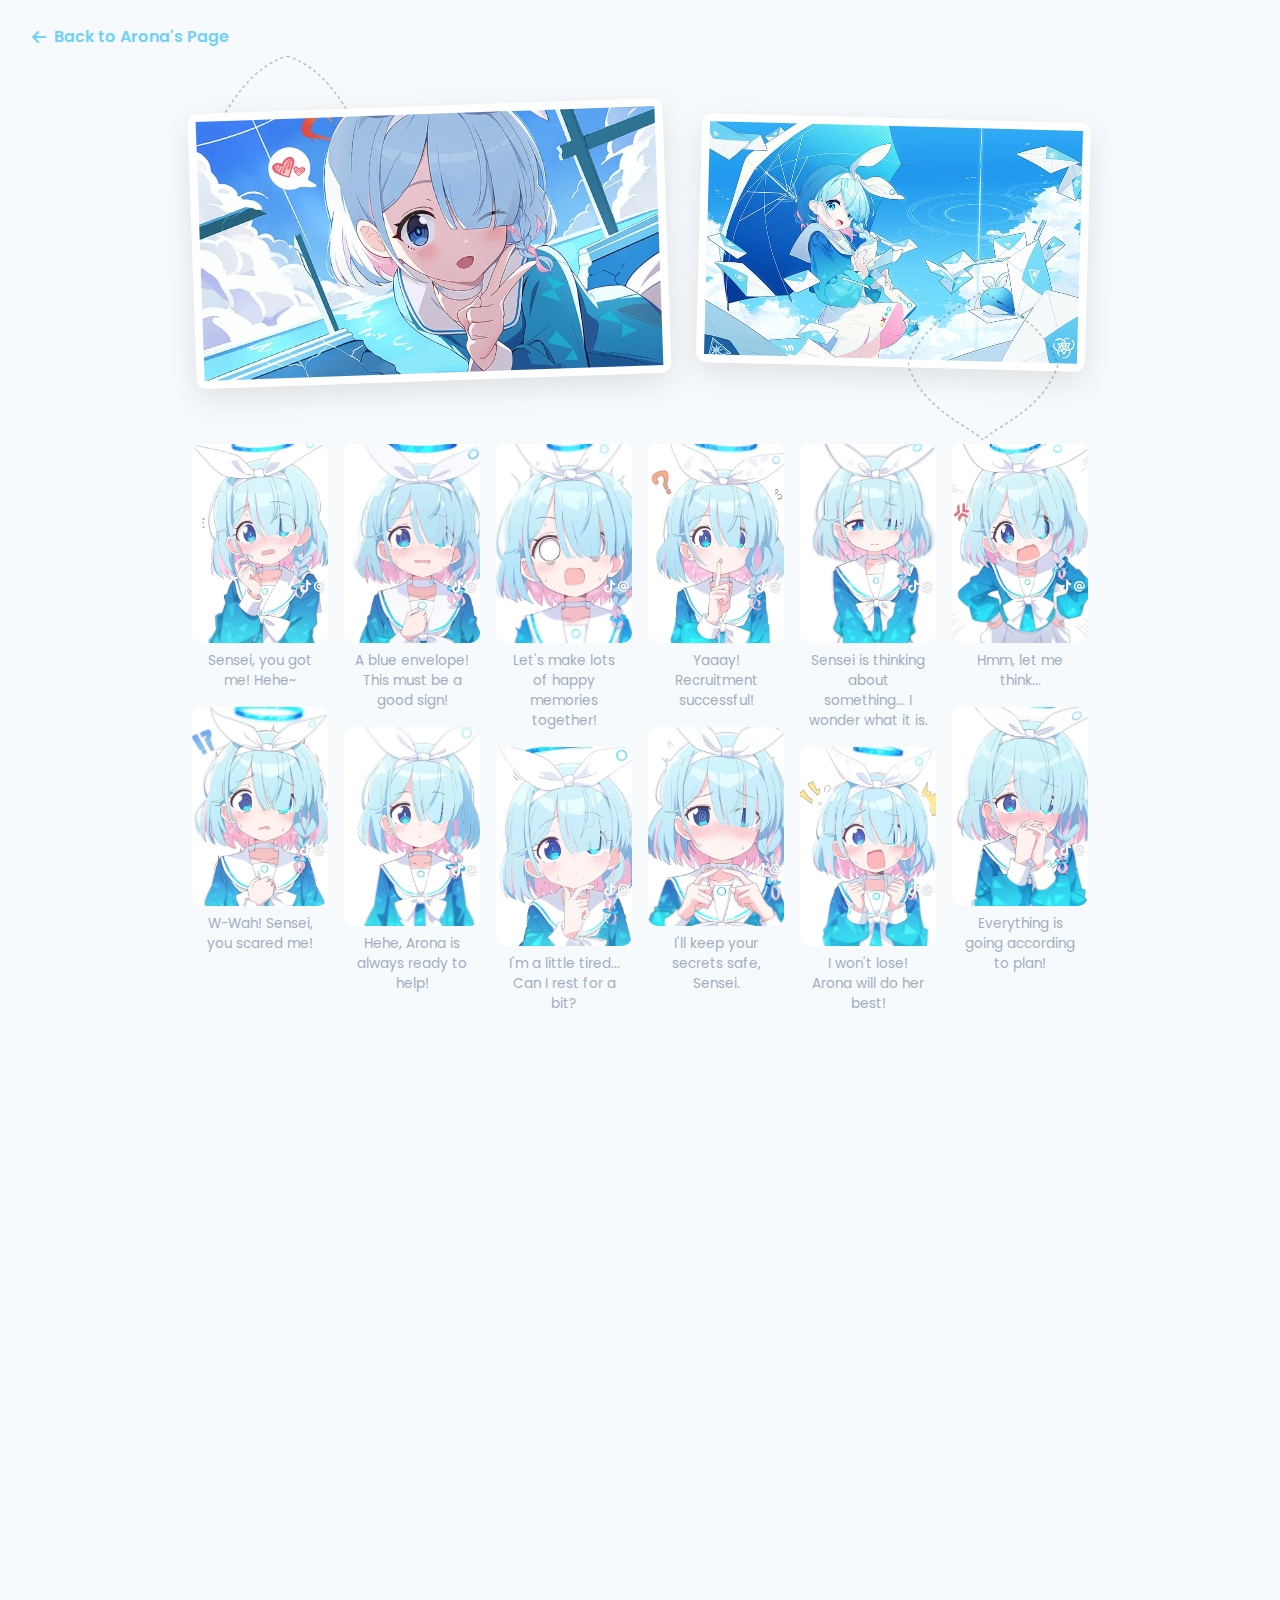
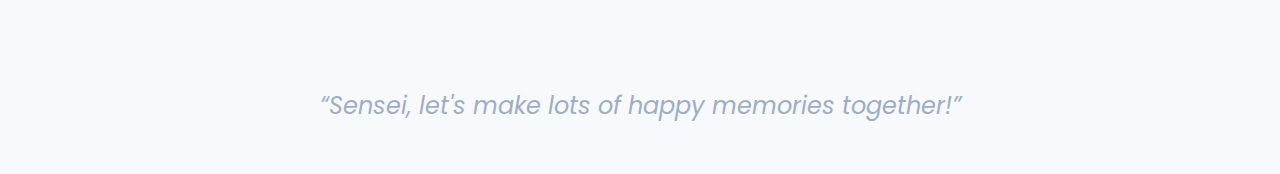
<file: arona-gallery.html>
<!DOCTYPE html>
<html lang="vi">
<head>
    <meta charset="UTF-8">
    <meta name="viewport" content="width=device-width, initial-scale=1.0">
    <title>Arona's Gallery</title>

    <!-- Google Fonts và Font Awesome (Có thể dùng chung với các trang khác) -->
    <link rel="preconnect" href="https://fonts.googleapis.com">
    <link rel="preconnect" href="https://fonts.gstatic.com" crossorigin>
    <link href="https://fonts.googleapis.com/css2?family=Poppins:wght@400;600;700&display=swap" rel="stylesheet">
    <link rel="stylesheet" href="https://cdnjs.cloudflare.com/ajax/libs/font-awesome/6.5.1/css/all.min.css">

    <!-- Dùng chung file style.css của Mahiru vì layout giống nhau -->
    <link rel="stylesheet" href="assets/css/style.css">
    <!-- Thêm file arona-style.css để có thể tùy chỉnh màu sắc nếu muốn -->
    <link rel="stylesheet" href="assets/css/arona-gallery.css"> 
</head>
<body>
    <div class="gallery-nav">
        <a href="arona.html" class="home-link">
            <i class="fas fa-arrow-left"></i> Back to Arona's Page
        </a>
    </div>

    <!-- Section Giới thiệu và Gallery -->
    <section id="character-sheet-section">
        <div class="main-content-area">
            <!-- Phần Giới thiệu kiểu Scrapbook -->
            <div class="scrapbook-container">
                <span class="deco-swirl deco-swirl-top"></span>
                <span class="deco-label deco-label-visual">Visuals</span>

                <div class="scrapbook-card profile-card">
                    <!-- THAY ẢNH CỦA ARONA VÀO ĐÂY -->
                    <img src="assets/images/arona/Arona7.jpg" alt="Arona profile sheet">
                </div>

                <div class="scrapbook-card reference-card">
                    <!-- THAY ẢNH CỦA ARONA VÀO ĐÂY -->
                    <img src="assets/images/arona/Arona5.jpg" alt="Arona outfit reference">
                </div>

                <span class="deco-swirl deco-swirl-bottom"></span>
            </div>

            <!-- Lưới ảnh Gallery -->
            <div class="gallery-grid">
                <!-- JavaScript sẽ tự động chèn các ảnh của Arona vào đây -->
            </div>
        </div>
    </section>

    <!-- Footer có thể tùy chỉnh cho Arona -->
    <footer>
        <p>“Sensei, let's make lots of happy memories together!”</p>
    </footer>

    <!-- Script riêng cho gallery của Arona -->
     <script src="assets/js/arona-data.js"></script> <!-- TẢI DATA TRƯỚC -->
    <script src="assets/js/arona-gallery.js"></script>
</body>
</html>
</file>
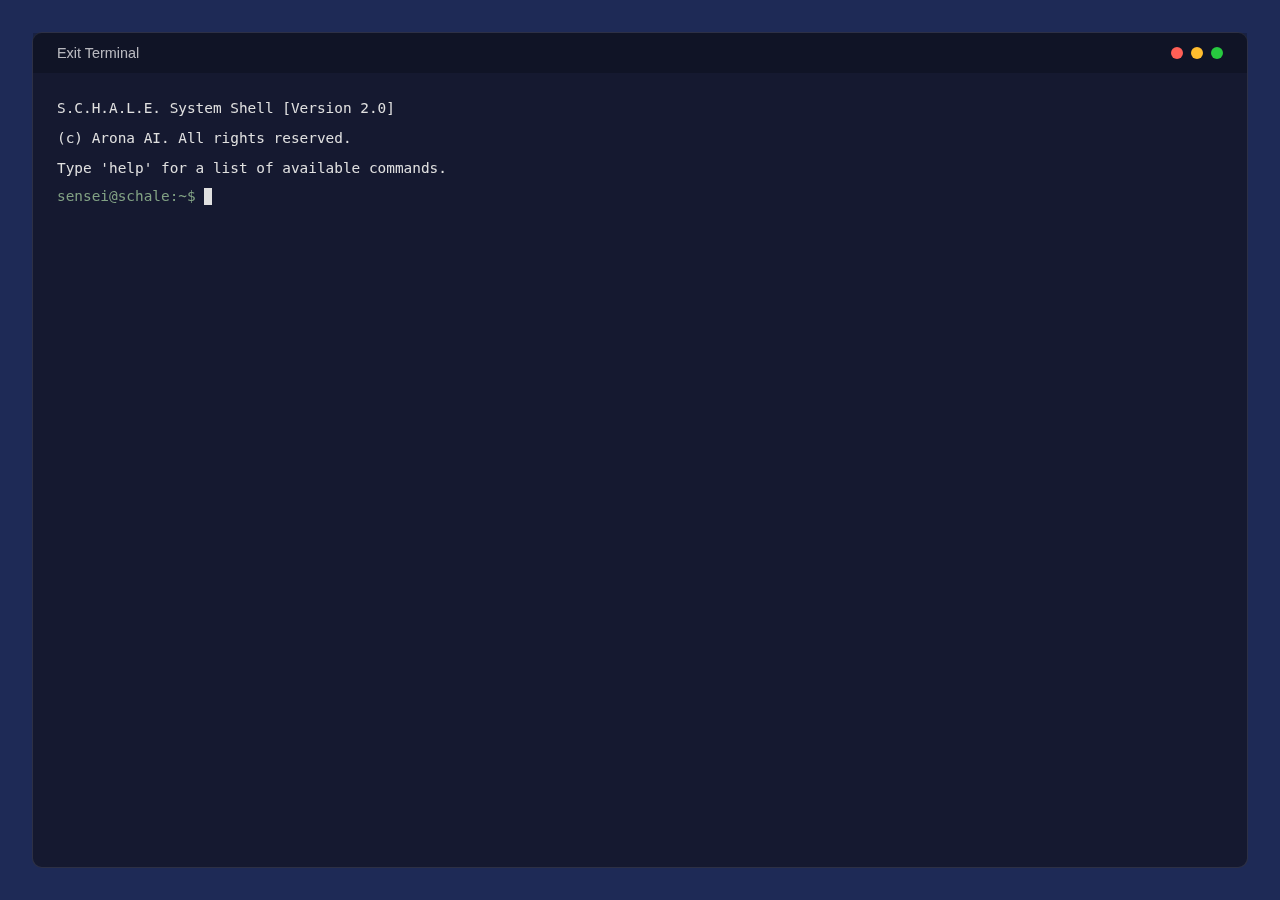
<file: arona-terminal.html>
<!DOCTYPE html>
<html lang="vi">
<head>
    <meta charset="UTF-8">
    <meta name="viewport" content="width=device-width, initial-scale=1.0">
    <title>Arona's Terminal</title>
    <!-- ... (Link đến Google Fonts và Font Awesome) ... -->
    <link rel="stylesheet" href="https://cdnjs.cloudflare.com/ajax/libs/font-awesome/6.5.1/css/all.min.css">
    <!-- Dùng chung file CSS với trang Story -->
    <link rel="stylesheet" href="assets/css/arona-subpage.css">
</head>
<body class="terminal-body-bg"> <!-- Thêm class để đổi màu nền -->

    <div id="terminal-container" class="fullscreen-terminal">
        <div class="terminal-window">
            <div class="terminal-header">
                <a href="arona.html" class="back-link-terminal">Exit Terminal</a>
                <div class="dots-group">
                    <div class="dot red"></div>
                    <div class="dot yellow"></div>
                    <div class="dot green"></div>
                </div>
            </div>
            <div class="terminal-body" id="terminal-body">
                <div id="terminal-output">
                    <p>S.C.H.A.L.E. System Shell [Version 2.0]</p>
                    <p>(c) Arona AI. All rights reserved.</p>
                    <p>Type 'help' for a list of available commands.</p>
                </div>
                <div class="input-line">
                    <span class="prompt">sensei@schale:~$</span>
                    <span id="text-input" class="text-input"></span><span id="autocomplete-suggestion" class="autocomplete-suggestion"></span><span class="cursor"></span>
                </div>
            </div>
        </div>
    </div>
    
    <input type="text" id="hidden-input" style="position: absolute; left: -9999px;">
    <!-- Script riêng cho terminal -->
    <script src="assets/js/arona-terminal.js"></script>
</body>
</html>
</file>
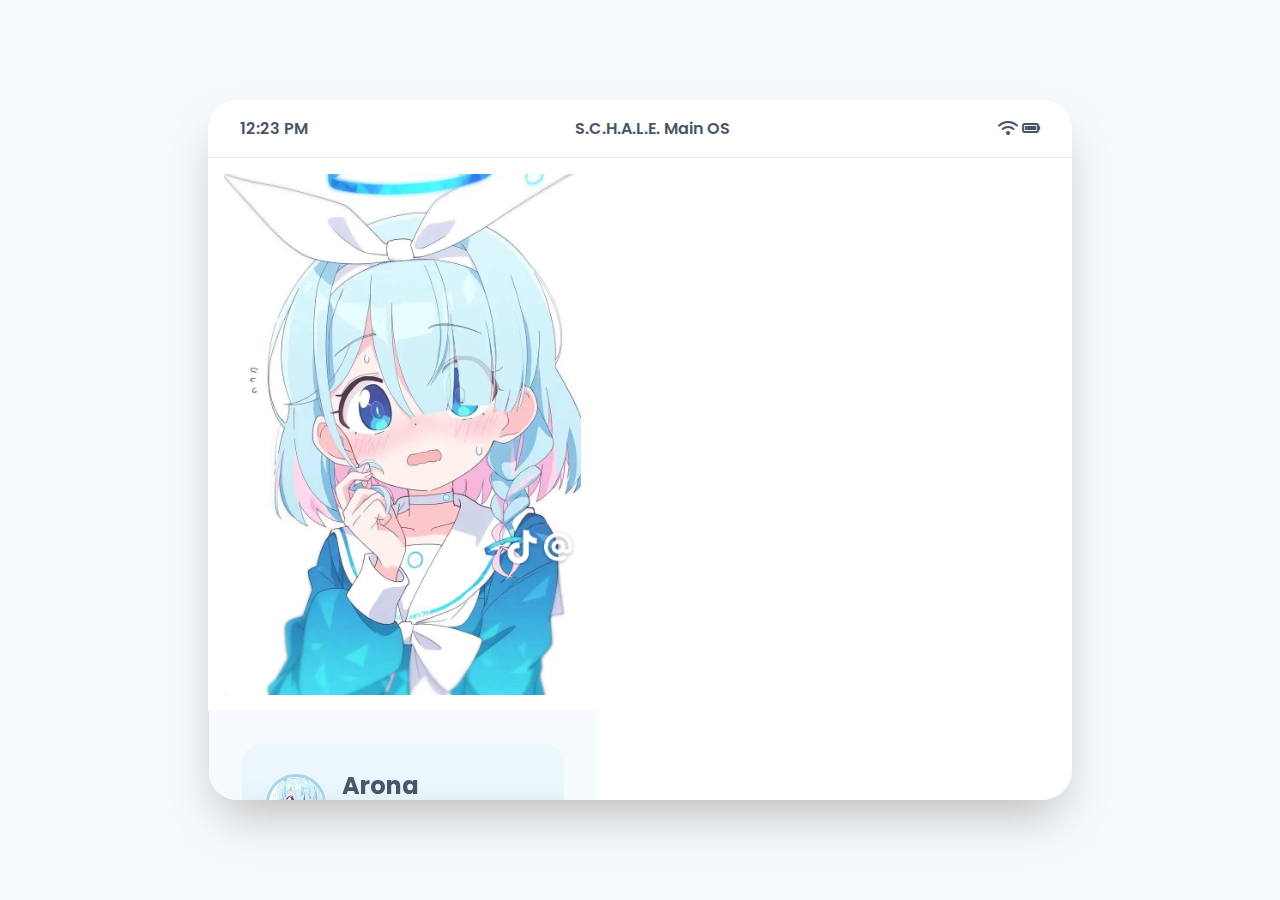
<file: arona.html>
<!DOCTYPE html>
<html lang="vi">
<head>
    <meta charset="UTF-8">
    <meta name="viewport" content="width=device-width, initial-scale=1.0">
    <title>Arona's System Interface</title>

    <!-- Google Fonts: Poppins cho giao diện hiện đại -->
    <link rel="preconnect" href="https://fonts.googleapis.com">
    <link rel="preconnect" href="https://fonts.gstatic.com" crossorigin>
    <link href="https://fonts.googleapis.com/css2?family=Poppins:wght@400;600;700&display=swap" rel="stylesheet">
    
    <!-- Font Awesome for Icons -->
    <link rel="stylesheet" href="https://cdnjs.cloudflare.com/ajax/libs/font-awesome/6.5.1/css/all.min.css">

    <!-- Stylesheet cho trang Arona -->
    <link rel="stylesheet" href="assets/css/arona-style.css">
</head>
<body>

    <!-- Container chính để căn giữa -->
    <div class="os-section">
        <div class="arona-os-container">
            <!-- Header của "Hệ điều hành" -->
            <header class="os-header">
                <span id="os-time">10:10 AM</span>
                <span class="os-title">S.C.H.A.L.E. Main OS</span>
                <div class="os-icons">
                    <i class="fas fa-wifi"></i>
                    <i class="fas fa-battery-full"></i>
                </div>
            </header>

            <!-- Nội dung chính -->
            <main class="os-main-content">
                <!-- Panel hiển thị Arona -->
                <div class="character-panel">
                    <img src="assets/images/arona/Arona (1).png" alt="Arona" class="character-image">
                </div>

                <!-- Panel thông tin và tương tác -->
                <div class="info-panel">
                    <div class="profile-card glass-effect">
                        <div class="profile-header">
                            <img src="assets/images/arona/Arona (1).png" alt="Arona Avatar" class="profile-avatar">
                            <div>
                                <h2>Arona</h2>
                                <p class="profile-subtitle">System Administrator of S.C.H.A.L.E.</p>
                            </div>
                        </div>
                        <p class="profile-desc">"Sensei! Welcome back! Arona will do her best to support you today!"</p>
                    </div>

                    <div class="missions-card glass-effect">
                        <h3>Explore More</h3>
                        <ul>
                            <li><a href="arona-story.html"><i class="fas fa-book-open"></i><span>Story</span></a></li>
                            <li><a href="arona-terminal.html"><i class="fas fa-terminal"></i><span>Terminal</span></a></li>
                            <li><a href="arona-gallery.html"><i class="fas fa-images"></i><span>Gallery</span></a></li>
                        </ul>
                    </div>

                    <button class="recruit-button" id="recruit-button">
                        <i class="fas fa-star"></i> Recruit Arona!
                    </button>
                </div>
            </main>

            <!-- Dock chứa các liên kết -->
            <footer class="os-dock">
                <a href="index.html" class="dock-item" aria-label="Home"><i class="fas fa-home"></i></a>
                <a href="https://github.com/TranHuuDat2004" target="_blank" class="dock-item" aria-label="GitHub"><i class="fab fa-github"></i></a>
                <a href="https://linkedin.com/in/tranhuudat2004" target="_blank" class="dock-item" aria-label="LinkedIn"><i class="fab fa-linkedin"></i></a>
                <a href="mailto:tranhuudat.cv@gmail.com" class="dock-item" aria-label="Email"><i class="fas fa-envelope"></i></a>
            </footer>
        </div>
    </div>

    <!-- Modal cho kết quả "Gacha" -->
    <div class="gacha-modal" id="gacha-modal">
        <div class="modal-backdrop" id="modal-backdrop"></div>
        <div class="modal-content glass-effect">
            <img src="assets/images/arona/Arona (19).png" alt="Arona Chibi" id="gacha-image">
            <p id="gacha-quote">"Sensei, you got me! Hehe~"</p>
        </div>
    </div>

    <!-- Audio cho hiệu ứng âm thanh -->
    <audio id="recruit-sound" src="assets/sounds/recruit_sound.mp3" preload="auto"></audio>
    
    <!-- Script cho trang Arona -->
    <script src="assets/js/arona.js"></script>
</body>
</html>
</file>
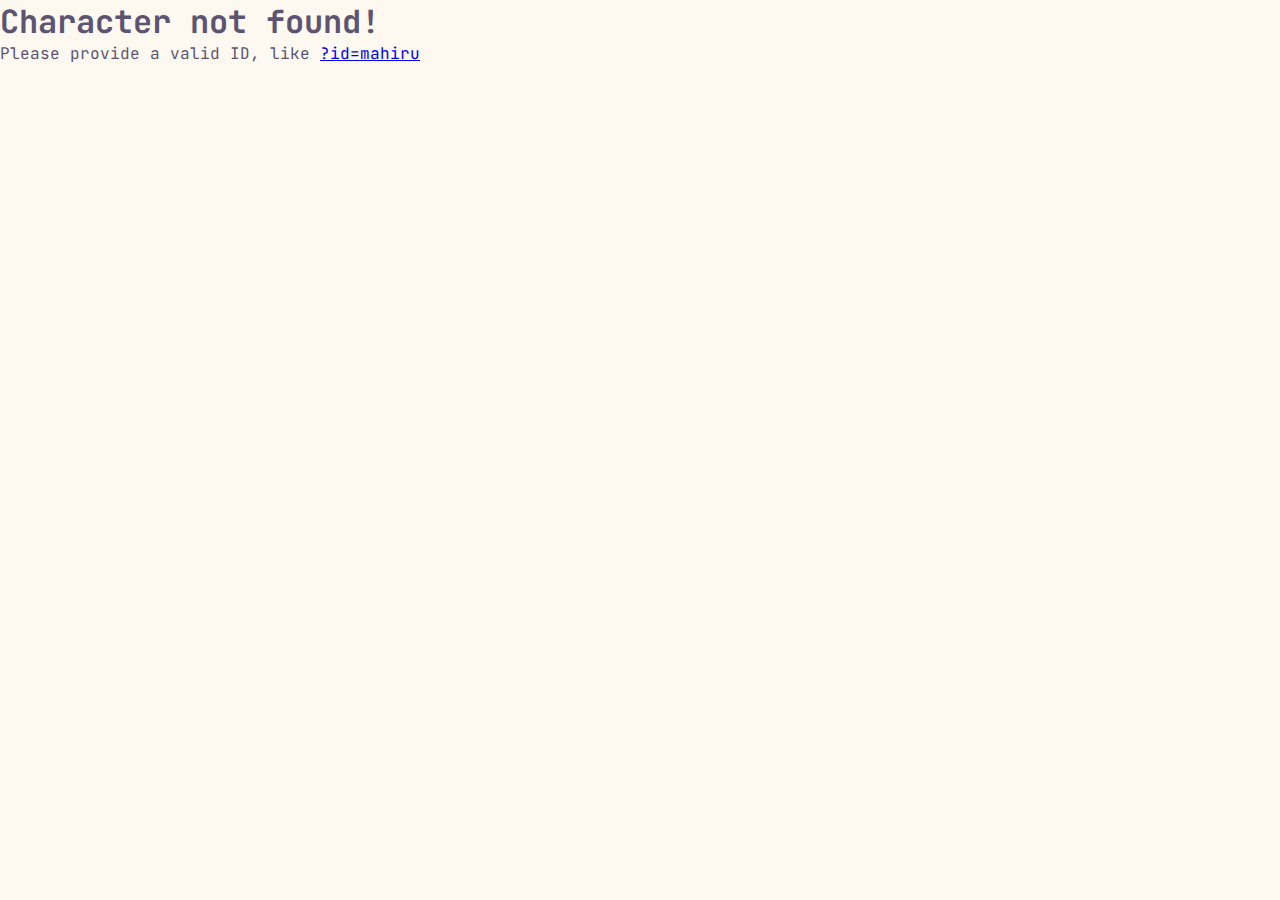
<file: character.html>
<!DOCTYPE html>
<html lang="vi">
<head>
    <meta charset="UTF-8">
    <meta name="viewport" content="width=device-width, initial-scale=1.0">
    <!-- JS sẽ tự động thay đổi tiêu đề trang -->
    <title>Loading Character...</title>
    
    <!-- Link đến các file CSS và Font giống như index.html -->
    <link rel="preconnect" href="https://fonts.googleapis.com">
    <link rel="preconnect" href="https://fonts.gstatic.com" crossorigin>
    <link href="https://fonts.googleapis.com/css2?family=Caveat:wght@500&family=JetBrains+Mono:wght@400;500&display=swap" rel="stylesheet">
    <link rel="stylesheet" href="https://cdnjs.cloudflare.com/ajax/libs/font-awesome/6.5.1/css/all.min.css">
    <link rel="stylesheet" href="assets/css/style.css"> <!-- Giả sử bạn có file style.css -->
</head>
<body>
    <!-- Ban đầu để trống, JS sẽ "bơm" layout vào đây -->

    <!-- Input ẩn để nhận phím gõ cho terminal -->
    <input type="text" id="hidden-input" style="position: absolute; left: -9999px;">

    <!-- Link đến các file JS -->
    <script src="assets/js/data.js"></script>
    <script src="assets/js/main.js"></script>
</body>
</html>
</file>
<file: assets/css/style.css>
/* --- CÀI ĐẶT CHUNG & BIẾN --- */
:root {
    --font-script: 'Caveat', cursive;
    /* Font chữ viết tay của Mahiru */
    --font-mono: 'JetBrains Mono', monospace;
    /* Font terminal của Amane */

    --color-bg: #FDF8F0;
    /* Màu nền kem ấm áp */
    --color-text: #5C5470;
    /* Màu chữ nâu sẫm */
    --color-accent: #B9A4A1;
    /* Màu nhấn nâu nhạt */

    --color-terminal-bg: #2a2734;
    /* Nền terminal tối ấm */
    --color-terminal-text: #E0D9F0;
    /* Chữ terminal màu tím nhạt */
    --color-terminal-prompt: #82A284;
    /* Prompt màu xanh lá cây nhạt */
}

* {
    margin: 0;
    padding: 0;
    box-sizing: border-box;
}

body {
    background-color: var(--color-bg);
    font-family: var(--font-mono);
    color: var(--color-text);
    /* BỎ overflow: hidden ĐỂ CHO PHÉP CUỘN */
}

main {
    padding-top: 2rem;
    /* Thêm khoảng đệm ở trên cùng */
}

/* --- PHẦN 1: LANDING PAGE CỦA MAHIRU --- */
#landing-page {
    display: flex;
    flex-direction: column;
    align-items: center;
    justify-content: center;
    /* BỎ min-height: 100vh */
    padding: 2rem;
    padding-top: 0;
}

.logo {
    font-family: var(--font-script);
    font-size: 2.5rem;
    color: var(--color-accent);
    margin-bottom: 2rem;
}

.art-card {
    position: relative;
    width: 100%;
    max-width: 1200px;
    aspect-ratio: 16 / 9;
    border-radius: 20px;
    box-shadow: 0 15px 35px rgba(0, 0, 0, 0.15);
    overflow: hidden;
}

.artwork-img {
    width: 100%;
    height: 100%;
    object-fit: cover;
    transition: opacity 2s ease-in-out;
}

.overlay {
    position: absolute;
    top: 0;
    left: 0;
    width: 100%;
    height: 100%;
    background: linear-gradient(to top, rgba(0, 0, 0, 0.7) 0%, rgba(0, 0, 0, 0) 50%);
    display: flex;
    align-items: flex-end;
    padding: 2rem 3rem;
}

.card-content {
    color: white;
}

.card-content p {
    font-family: var(--font-mono);
    font-size: 0.9rem;
    opacity: 0.8;
}

.card-content h1 {
    font-family: var(--font-script);
    font-size: 4rem;
    line-height: 1;
    margin-top: 0.5rem;
}

.social-links {
    position: absolute;
    bottom: 2.5rem;
    right: 3rem;
    display: flex;
    gap: 1rem;
}

.social-links a {
    color: white;
    font-size: 1.2rem;
    background-color: rgba(255, 255, 255, 0.15);
    width: 40px;
    height: 40px;
    border-radius: 50%;
    display: flex;
    align-items: center;
    justify-content: center;
    text-decoration: none;
    transition: all 0.3s ease;
}

.social-links a:hover {
    transform: translateY(-5px);
    background-color: rgba(255, 255, 255, 0.3);
}

/* --- PHẦN 2: TERMINAL CỦA AMANE --- */
#terminal-container {
    /* ĐỔI từ display: none thành display: flex */
    display: flex;
    align-items: center;
    justify-content: center;
    /* BỎ min-height: 100vh */
    padding: 4rem 2rem;
    /* Thêm khoảng cách trên dưới */
}

.terminal-window {
    width: 90vw;
    max-width: 800px;
    /* ĐỔI height thành một giá trị cố định hoặc max-height */
    height: 500px;
    background-color: var(--color-terminal-bg);
    border-radius: 10px;
    box-shadow: 0 20px 50px rgba(0, 0, 0, 0.3);
    display: flex;
    flex-direction: column;
}

.terminal-header {
    background-color: #3c384a;
    padding: 0.7rem;
    border-top-left-radius: 10px;
    border-top-right-radius: 10px;
    display: flex;
    gap: 0.5rem;
}

.dot {
    width: 12px;
    height: 12px;
    border-radius: 50%;
}

.dot.red {
    background-color: #ff5f56;
}

.dot.yellow {
    background-color: #ffbd2e;
}

.dot.green {
    background-color: #27c93f;
}

.terminal-body {
    flex-grow: 1;
    padding: 1rem;
    overflow-y: auto;
    font-size: 0.9rem;
    color: var(--color-terminal-text);
    cursor: text;

    /* --- THÊM 3 DÒNG SAU ĐỂ ẨN THANH CUỘN --- */
    scrollbar-width: none;
    /* Cho Firefox */
    -ms-overflow-style: none;
    /* Cho Internet Explorer và Edge */
}

/* Thêm đoạn này ngay bên dưới để ẩn thanh cuộn cho Chrome, Safari, Opera */
.terminal-body::-webkit-scrollbar {
    display: none;
}

#terminal-output p {
    white-space: pre-wrap;
    margin-bottom: 0.5em;
}

.input-line {
    display: flex;
    align-items: center;
}

.prompt {
    color: var(--color-terminal-prompt);
    margin-right: 0.5rem;
}

.cursor {
    display: inline-block;
    width: 8px;
    height: 1.2em;
    background-color: var(--color-terminal-text);
    animation: blink 1s step-end infinite;
}

@keyframes blink {

    from,
    to {
        background-color: transparent;
    }

    50% {
        background-color: var(--color-terminal-text);
    }
}

.info-output {
    display: flex;
    align-items: flex-start;
    gap: 1rem;
    margin: 1rem 0;
}

.info-avatar {
    width: 80px;
    height: 80px;
    border-radius: 50%;
}

.info-text {
    flex: 1;
}

/* --- CSS MỚI CHO GỢI Ý (AUTOCOMPLETE) --- */
.autocomplete-suggestion {
    color: rgba(224, 217, 240, 0.4);
    /* Màu chữ terminal nhưng mờ đi 60% */
    pointer-events: none;
    /* Quan trọng: làm cho gợi ý không thể click được */
}

/* --- PHẦN MỚI: FOOTER --- */
footer {
    /* Tạo khoảng cách với terminal ở trên và đáy trang */
    padding: 4rem 2rem 3rem 2rem;
    text-align: center;
}

footer p {
    font-family: var(--font-script);
    /* Dùng font chữ của Mahiru */
    font-size: 1.8rem;
    /* Kích thước chữ vừa phải, thanh lịch */
    color: var(--color-accent);
    /* Dùng màu nhấn nâu nhạt cho đồng bộ */
    line-height: 1.6;
    /* Tăng khoảng cách dòng cho dễ đọc */
    max-width: 700px;
    /* Giới hạn chiều rộng để câu quote không quá dài */
    margin: 0 auto;
    /* Tự động căn giữa */
}

/* ====================================================== */
/* PHẦN MỚI: STORY SECTION                                */
/* ====================================================== */
#story-section {
    padding: 5rem 2rem;
    background-image: url('[data-uri]');
    /* Texture giấy nhám nhẹ */
}

.story-container {
    display: flex;
    align-items: center;
    justify-content: center;
    gap: 4rem;
    max-width: 1100px;
    margin: 0 auto;
}

.story-image img {
    width: auto;
    height: 400px;
}

.story-content {
    flex-basis: 60%;
    color: #706866;
    /* Màu chữ nâu đậm hơn một chút */
}

.story-title-frame {
    border: 2px solid #D1C0A8;
    /* Viền màu vàng gold nhạt */
    border-radius: 5px;
    padding: 0.5rem 2rem;
    text-align: center;
    margin-bottom: 2rem;
    background: linear-gradient(to right, rgba(253, 248, 240, 0.1), rgba(253, 248, 240, 0.5), rgba(253, 248, 240, 0.1));

    /* Họa tiết trang trí */
    background-image:
        url('data:image/svg+xml;utf8,<svg xmlns="http://www.w3.org/2000/svg" width="20" height="20" viewBox="0 0 20 20"><path d="M10 0 L12 8 L20 10 L12 12 L10 20 L8 12 L0 10 L8 8 Z" fill="%23D1C0A8" opacity="0.3"/></svg>'),
        linear-gradient(to right, rgba(253, 248, 240, 0.1), rgba(253, 248, 240, 0.5), rgba(253, 248, 240, 0.1));
    background-repeat: no-repeat;
    background-position: 5% 50%, 0 0;
}

.story-title-frame h1 {
    font-family: 'Times New Roman', Times, serif;
    /* Font chữ cổ điển */
    font-size: 2.5rem;
    color: #5C5470;
}

.story-content p {
    font-size: 1.1rem;
    line-height: 1.8;
    margin-bottom: 1.5rem;
}

.story-links {
    margin-top: 2rem;
    text-align: center;
}

.story-links a {
    color: var(--color-accent);
    text-decoration: none;
    margin: 0 1rem;
    font-size: 0.9rem;
    transition: color 0.3s;
}

.story-links a:hover {
    color: var(--color-text);
}


/* ====================================================== */
/* PHẦN MỚI: VERSION SECTION                              */
/* ====================================================== */
#version-section {
    padding: 5rem 2rem;
    text-align: center;
}

.version-header {
    margin-bottom: 3rem;
}

.version-header h2 {
    font-family: 'Times New Roman', Times, serif;
    font-size: 2rem;
    letter-spacing: 5px;
    color: var(--color-text);
}

.version-header p {
    font-size: 1rem;
    color: var(--color-accent);
    margin-top: 0.5rem;
}

.version-choices {
    display: flex;
    justify-content: center;
    align-items: flex-end;
    /* Căn các ảnh theo đáy */
    gap: 5rem;
}

.version-card {
    cursor: pointer;
    transition: transform 0.4s cubic-bezier(0.25, 0.8, 0.25, 1);
}

.version-card:hover {
    transform: translateY(-15px);
}

.version-card img {
    max-height: 400px;
    width: auto;
}

/* Responsive cho 2 section mới */
@media (max-width: 768px) {

    /* Story Section */
    .story-container {
        flex-direction: column;
        /* Chuyển thành layout cột */
        gap: 2rem;
    }

    .story-content {
        text-align: center;
    }

    /* Version Section */
    .version-choices {
        flex-direction: column;
        gap: 3rem;
        align-items: center;
        /* Căn các ảnh theo giữa */
    }

    .version-card img {
        max-height: 300px;
    }

    /* --- CHỈNH SỬA CHUNG --- */
    main {
        padding-top: 1rem;
        /* Giảm khoảng đệm ở trên cùng */
    }

    .logo {
        font-size: 2rem;
        /* Thu nhỏ logo */
        margin-bottom: 1.5rem;
    }

    /* --- 1. CHỈNH SỬA CARD ẢNH CỦA MAHIRU --- */
    #landing-page {
        padding: 1rem;
        /* Giảm padding của cả section */
    }

    .art-card {
        /* Thay đổi tỉ lệ khung hình để phù hợp với màn hình dọc */
        /* Tỉ lệ 4:3 hoặc 1:1 sẽ đẹp hơn là 16:8 */
        aspect-ratio: 4 / 3;
    }

    .overlay {
        /* Giảm padding bên trong card */
        padding: 1.5rem;
    }

    .card-content h1 {
        /* Thu nhỏ tên "Mahiru Shiina" */
        font-size: 2rem;
    }

    .card-content p {
        font-size: 0.85rem;
    }

    .social-links {
        /* Di chuyển các icon vào trong hơn */
        bottom: 1.5rem;
        right: 1.5rem;
    }

    .social-links a {
        /* Thu nhỏ các icon mạng xã hội */
        width: 35px;
        height: 35px;
        font-size: 1rem;
    }


    /* --- 2. CHỈNH SỬA TERMINAL CỦA AMANE --- */
    #terminal-container {
        /* Giảm padding trên dưới của section terminal */
        padding: 2.5rem 1rem;
    }

    .terminal-window {
        /* 
        **QUAN TRỌNG NHẤT:**
        Thay chiều cao CỐ ĐỊNH (500px) bằng chiều cao TƯƠNG ĐỐI (vh).
        65vh nghĩa là chiều cao tối đa bằng 65% chiều cao của màn hình.
        Điều này đảm bảo terminal không bao giờ quá dài trên điện thoại.
        */
        height: 65vh;
    }

    .terminal-body {
        /* Thu nhỏ font chữ trong terminal một chút */
        font-size: 0.85rem;
    }

    /* --- 3. CHỈNH SỬA FOOTER --- */
    footer {
        padding: 2.5rem 1rem 2rem 1rem;
        /* Giảm padding footer */
    }

    footer p {
        font-size: 1.4rem;
        /* Thu nhỏ font chữ quote */
    }
}

/* Responsive cho màn hình điện thoại */
@media (max-width: 576px) {
    footer p {
        font-size: 1.4rem;
    }
}


/* ====================================================== */
/* PHẦN MỚI: GALLERY SECTION                              */
/* ====================================================== */
#gallery-section {
    padding: 5rem 2rem;
    background-color: #fdfdfd; /* Màu nền hơi khác một chút để tách biệt */
    text-align: center;
}

.gallery-header {
    margin-bottom: 3rem;
}

.gallery-header h2 {
    font-family: 'Times New Roman', Times, serif;
    font-size: 2rem;
    letter-spacing: 5px;
    color: var(--color-text);
}

.gallery-header p {
    font-size: 1rem;
    color: var(--color-accent);
    margin-top: 0.5rem;
}

/* --- 1. Lưới ảnh kiểu Pinterest (Masonry Layout) --- */
.gallery-grid {
    /* Sử dụng CSS Columns để tạo hiệu ứng Masonry */
    column-count: 5; /* Mặc định 4 cột trên màn hình lớn */
    column-gap: 1rem; /* Khoảng cách giữa các cột */
}

.gallery-item {
    margin-bottom: 1rem; /* Khoảng cách giữa các ảnh theo chiều dọc */
    /* QUAN TRỌNG: Ngăn một ảnh bị cắt làm đôi qua 2 cột */
    break-inside: avoid;
}

.gallery-item img {
    width: 100%;
    height: auto;
    display: block; /* Loại bỏ khoảng trắng thừa dưới ảnh */
    border-radius: 10px; /* Bo góc ảnh cho mềm mại */
}

/* --- 2. Hiệu ứng Fade In / Fade Out --- */
.gallery-item {
    /* Trạng thái mặc định: Ẩn và hơi dịch chuyển xuống dưới */
    opacity: 0;
    transform: translateY(20px);
    /* Hiệu ứng chuyển động mượt mà trong 0.6 giây */
    transition: opacity 0.6s ease-out, transform 0.6s ease-out;
}

/* Lớp này sẽ được JavaScript thêm vào khi ảnh lọt vào màn hình */
.gallery-item.is-visible {
    /* Trạng thái khi nhìn thấy: Rõ nét và trở về vị trí cũ */
    opacity: 1;
    transform: translateY(0);
}

/* --- 3. Responsive cho Lưới ảnh --- */
@media (max-width: 1200px) {
    .gallery-grid {
        column-count: 4; /* 3 cột cho tablet */
    }
}

@media (max-width: 768px) {
    .gallery-grid {
        column-count: 3; /* 2 cột cho điện thoại */
    }
}

@media (max-width: 480px) {
    .gallery-grid {
        column-count: 2; /* 1 cột trên màn hình rất nhỏ */
    }
}

/* ====================================================== */
/* PHẦN MỚI: CHARACTER SHEET SECTION                      */
/* ====================================================== */

#character-sheet-section {
    padding: 5rem 0; /* Padding trên dưới */
    background-image: url('[data-uri]'); /* Texture giấy */
}

/* --- QUAN TRỌNG: Tạo bố cục 20-60-20 --- */
.main-content-area {
    width: 60%; /* Nội dung chính chiếm 60% */
    margin: 0 auto; /* Tự động căn giữa, tạo ra 20% lề mỗi bên */
    max-width: 1600px; /* Giới hạn chiều rộng tối đa trên màn hình siêu lớn */
}

/* --- Phần giới thiệu Scrapbook --- */
.scrapbook-container {
    position: relative; /* Key để định vị các yếu tố trang trí */
    display: flex;
    justify-content: center;
    align-items: center;
    gap: 2rem;
    margin-bottom: 5rem;
}

.scrapbook-card {
    background-color: white;
    padding: 0.5rem;
    border-radius: 10px;
    box-shadow: 0 10px 30px rgba(0, 0, 0, 0.1);
    transition: transform 0.3s ease;
}

.scrapbook-card:hover {
    transform: scale(1.02); /* Hiệu ứng phóng to nhẹ khi hover */
}

.scrapbook-card img {
    width: 100%;
    display: block;
}

.profile-card {
    flex-basis: 55%;
    transform: rotate(-2deg); /* Tạo hiệu ứng nghiêng */
}

.reference-card {
    flex-basis: 45%;
    transform: rotate(1.5deg); /* Tạo hiệu ứng nghiêng */
}

/* --- Các yếu tố trang trí --- */
.deco-swirl {
    position: absolute;
    width: 150px;
    height: 150px;
    background-image: url('data:image/svg+xml;utf8,<svg xmlns="http://www.w3.org/2000/svg" viewBox="0 0 100 100"><path d="M50,0 C80,10 90,40 100,50 C90,60 80,90 50,100 C20,90 10,60 0,50 C10,40 20,10 50,0 Z" fill="none" stroke="%23333" stroke-width="1" stroke-dasharray="2,2"/></svg>');
    background-size: contain;
    background-repeat: no-repeat;
    opacity: 0.3;
}
.deco-swirl-top {
    top: -50px;
    left: 20px;
}
.deco-swirl-bottom {
    bottom: -60px;
    right: 30px;
    transform: rotate(90deg);
}
.deco-label {
    position: absolute;
    font-family: var(--font-script);
    font-size: 1.5rem;
    color: var(--color-accent);
}
.deco-label-visual {
    bottom: 20px;
    left: 40px;
    transform: rotate(-15deg);
}

/* --- Responsive cho toàn bộ section --- */
@media (max-width: 1200px) {
    .main-content-area {
        width: 80%; /* Tăng chiều rộng nội dung trên tablet */
    }
}

@media (max-width: 992px) {
    .main-content-area {
        width: 90%; /* Tăng chiều rộng hơn nữa */
    }
    .scrapbook-container {
        flex-direction: column; /* Chuyển thành layout cột */
        gap: 3rem;
    }
    .profile-card, .reference-card {
        transform: rotate(0); /* Bỏ hiệu ứng nghiêng trên mobile */
        width: 100%;
    }
}

.fullscreen-terminal {
    display: flex;
    align-items: center;
    justify-content: center;
    min-height: 100vh;
    padding: 2rem;
    background-color: #1a1b26; /* Một màu nền tối khác */
}
</file>
<file: assets/css/arona-gallery.css>
/* ====================================================== */
/*        ARONA'S GALLERY PAGE STYLESHEET (arona-gallery.css)    */
/* ====================================================== */

/* --- BIẾN MÀU SẮC VÀ FONT --- */
:root {
    --font-main: 'Poppins', sans-serif;
    --arona-blue: #70D1F4;
    --arona-pink: #F4AAB9;
    --arona-white: #FFFFFF;
    --arona-dark-blue: #1E2A56;
}

/* --- CÀI ĐẶT CHUNG --- */
* { 
    margin: 0; 
    padding: 0; 
    box-sizing: border-box; 
}

body {
    background-color: #f7fafc; /* Nền trắng hơi xám */
    font-family: var(--font-main);
    color: var(--arona-dark-blue);
    background-image: url('data:image/png;base64,...'); /* Texture giấy */
}

/* --- Nút Back to Arona's Page --- */
.gallery-nav {
    padding: 1.5rem 2rem;
}

.home-link {
    display: inline-flex;
    align-items: center;
    gap: 0.5rem;
    color: var(--arona-blue);
    text-decoration: none;
    font-weight: 600;
    transition: color 0.3s;
}
.home-link:hover {
    color: var(--arona-dark-blue);
}

/* --- Section chính --- */
#character-sheet-section {
    padding: 2rem 0 5rem 0;
}

/* Container 60-70% trung tâm */
.main-content-area {
    width: 70%;
    max-width: 1400px;
    margin: 0 auto;
}

/* --- Phần Scrapbook --- */
.scrapbook-container {
    position: relative;
    display: flex;
    justify-content: center;
    align-items: center;
    gap: 2rem;
    margin-bottom: 4rem;
}

.scrapbook-card {
    background-color: var(--arona-white);
    padding: 0.5rem;
    border-radius: 10px;
    box-shadow: 0 10px 30px rgba(0, 0, 0, 0.1);
    transition: transform 0.3s ease;
}
.scrapbook-card:hover { transform: scale(1.02); }
.scrapbook-card img { width: 100%; display: block; }
.profile-card { flex-basis: 55%; transform: rotate(-2deg); }
.reference-card { flex-basis: 45%; transform: rotate(1.5deg); }

/* ... (Bạn có thể giữ lại các style .deco-swirl nếu muốn) ... */

/* --- Lưới ảnh Gallery kiểu Pinterest --- */
.gallery-grid {
    column-count: 6;
    column-gap: 1rem;
}

/* Style lại .gallery-item để chứa được cả ảnh và chữ */
.gallery-item {
    display: flex;
    flex-direction: column; /* Xếp ảnh và chữ theo chiều dọc */
    gap: 0.5rem; /* Khoảng cách giữa ảnh và chữ */
    margin-bottom: 1rem;
    break-inside: avoid;
    opacity: 0;
    transform: translateY(20px);
    transition: opacity 0.6s ease-out, transform 0.6s ease-out;
}

.gallery-item img {
    width: 100%;
    height: auto;
    display: block;
    border-radius: 10px;
}

.gallery-caption {
    font-size: 0.85rem;
    color: #a0aec0; /* Màu xám nhạt, không quá nổi bật */
    text-align: center;
    padding: 0 0.5rem;
}

/* Sửa lại .gallery-item.is-visible để không ảnh hưởng đến chú thích */
.gallery-item.is-visible {
    opacity: 1;
    transform: translateY(0);
}

/* --- Footer --- */
footer {
    padding: 3rem 2rem;
    text-align: center;
}
footer p {
    font-family: var(--font-main);
    font-size: 1.5rem;
    font-style: italic;
    color: #a0aec0; /* Màu xám nhạt */
}

/* --- RESPONSIVE --- */
@media (max-width: 1200px) {
    .main-content-area { width: 85%; }
    .gallery-grid { column-count: 3; }
}
@media (max-width: 768px) {
    .main-content-area { width: 95%; }
    .scrapbook-container { flex-direction: column; }
    .profile-card, .reference-card { transform: rotate(0); width: 100%; }
    .gallery-grid { column-count: 2; }
}
</file>
<file: assets/css/arona-subpage.css>
/* ====================================================== */
/*          ARONA'S SUBPAGES STYLESHEET                   */
/* ====================================================== */

/* --- BIẾN MÀU SẮC VÀ FONT --- */
:root {
    --font-main: 'Poppins', sans-serif;
    --arona-blue: #A9D5E5;
    --arona-dark-blue: #4A5568;
    --arona-bg-light: #F7FAFC;
}

* {
    margin: 0;
    padding: 0;
    box-sizing: border-box;
}

body {
    background-color: var(--arona-bg-light);
    font-family: var(--font-main);
    color: var(--arona-dark-blue);
}

.subpage-container {
    max-width: 900px;
    margin: 0 auto;
    padding: 3rem 2rem;
}

/* --- Header chung cho trang con --- */
.subpage-header {
    display: flex;
    flex-direction: column;
    align-items: center;
    text-align: center;
    margin-bottom: 3rem;
}

.subpage-header h1 {
    font-size: 2.5rem;
}

.back-link {
    align-self: flex-start;
    margin-bottom: 2rem;
    color: var(--arona-blue);
    text-decoration: none;
    font-weight: 600;
}

/* --- Trang STORY --- */
.story-image-large img {
    width: 100%;
    border-radius: 15px;
    margin-bottom: 2rem;
}

.story-text h2 {
    margin-bottom: 1.5rem;
    font-size: 1.8rem;
}

.story-text p {
    line-height: 1.8;
    margin-bottom: 1rem;
    opacity: 0.8;
}

/* --- Trang TERMINAL --- */
/* --- Trang TERMINAL --- */
.terminal-body-bg { 
    background-color: #1e2a56; 
    overflow: hidden; /* Tránh cuộn trang ngoài terminal */
}

#terminal-container.fullscreen-terminal {
    width: 100%;
    height: 100vh;
    padding: 2rem;
    display: flex;
    align-items: center;
    justify-content: center;
}

.terminal-window {
    width: 100%;
    height: 100%;
    background-color: rgba(20, 22, 41, 0.85);
    backdrop-filter: blur(10px);
    border: 1px solid rgba(255, 255, 255, 0.1);
    border-radius: 10px;
    box-shadow: 0 10px S30px rgba(0,0,0,0.2);
    display: flex;
    flex-direction: column;
}

.terminal-header {
    display: flex; 
    justify-content: space-between; 
    align-items: center;
    padding: 0.75rem 1.5rem;
    background-color: rgba(0,0,0,0.2);
    flex-shrink: 0;
}

.back-link-terminal { 
    color: #fff; 
    text-decoration: none; 
    font-size: 0.9rem; 
    opacity: 0.7;
    transition: opacity 0.3s;
}
.back-link-terminal:hover { opacity: 1; }

.dots-group { display: flex; gap: 0.5rem; }
.dot { width: 12px; height: 12px; border-radius: 50%; }
.dot.red { background-color: #ff5f56; }
.dot.yellow { background-color: #ffbd2e; }
.dot.green { background-color: #27c93f; }

.terminal-body {
    flex-grow: 1; 
    padding: 1.5rem;
    overflow-y: auto;
    font-family: 'JetBrains Mono', monospace;
    font-size: 0.9rem;
    color: #e0e0e0;
    cursor: text;

    /* Ẩn thanh cuộn */
    scrollbar-width: none;
    -ms-overflow-style: none;
}
.terminal-body::-webkit-scrollbar { display: none; }

#terminal-output p, #terminal-output div {
    white-space: pre-wrap;
    margin-bottom: 0.5em;
    line-height: 1.6;
}

/* --- THÊM LẠI CÁC CLASS CẦN THIẾT --- */
.input-line {
    display: flex;
    align-items: center;
}

.prompt {
    color: #82A284; /* Màu prompt xanh lá */
    margin-right: 0.5rem;
}

.cursor {
    display: inline-block;
    width: 8px;
    height: 1.2em;
    background-color: #e0e0e0;
    animation: blink 1s step-end infinite;
}

@keyframes blink {
    from, to { background-color: transparent; }
    50% { background-color: #e0e0e0; }
}

.autocomplete-suggestion {
    color: rgba(224, 224, 224, 0.4);
    pointer-events: none;
}
</file>
<file: assets/css/arona-style.css>
/* ====================================================== */
/*          ARONA'S MAIN PAGE STYLESHEET (FIXED)          */
/* ====================================================== */

/* --- BIẾN MÀU SẮC VÀ FONT --- */
:root {
    --font-main: 'Poppins', sans-serif;
    --arona-blue: #A9D5E5;
    --arona-pink: #F2B5C9;
    --arona-white: #FFFFFF;
    --arona-dark-blue: #4A5568;
    --arona-bg-light: #F7FAFC;
}

/* --- CÀI ĐẶT CHUNG --- */
* { 
    margin: 0; 
    padding: 0; 
    box-sizing: border-box; 
}

body {
    background-color: var(--arona-bg-light);
    font-family: var(--font-main);
    color: var(--arona-dark-blue);
    display: flex;
    align-items: center;
    justify-content: center;
    min-height: 100vh;
    padding: 2rem;
}

/* ====================================================== */
/*          GIAO DIỆN S.C.H.A.L.E. OS                     */
/* ====================================================== */

.arona-os-container {
    width: 100%;
    max-width: 1200px;
    height: 90vh;
    max-height: 700px;
    border-radius: 30px;
    box-shadow: 0 25px 50px -12px rgba(0, 0, 0, 0.25);
    display: grid;
    grid-template-columns: 45% 55%;
    grid-template-rows: auto 1fr auto;
    overflow: hidden;
    background-color: var(--arona-white);
}

.glass-effect {
    background: rgba(230, 245, 252, 0.7);
    backdrop-filter: blur(10px);
    border: 1px solid rgba(255, 255, 255, 0.5);
    border-radius: 20px;
}

/* --- Header --- */
.os-header {
    grid-column: 1 / -1;
    padding: 1rem 2rem;
    display: flex;
    justify-content: space-between;
    align-items: center;
    font-weight: 600;
    border-bottom: 1px solid rgba(30, 42, 86, 0.1);
}

/* --- Panel Ảnh Arona --- */
.character-panel {
    grid-row: 2;
    grid-column: 1;
    display: flex;
    align-items: center;
    justify-content: center;
    position: relative;
    padding: 1rem;
    overflow: hidden;
}

.character-image {
    width: 100%;
    height: 100%;
    object-fit: contain;
    animation: float 4s ease-in-out infinite;
}

@keyframes float {
    0%, 100% { transform: translateY(0); }
    50% { transform: translateY(-15px); }
}

/* --- Panel Thông tin --- */
.info-panel {
    grid-row: 2;
    grid-column: 2;
    display: flex;
    flex-direction: column;
    gap: 1.5rem;
    padding: 2rem;
    background-color: var(--arona-bg-light);
    border-left: 1px solid rgba(30, 42, 86, 0.1);
    overflow-y: auto;
}

.profile-card, .missions-card { padding: 1.5rem; }

.profile-header {
    display: flex;
    align-items: center;
    gap: 1rem;
    margin-bottom: 1rem;
}

.profile-avatar {
    width: 60px;
    height: 60px;
    border-radius: 50%;
    border: 3px solid var(--arona-blue);
    object-fit: cover;
    flex-shrink: 0;
}

.profile-subtitle { font-size: 0.9rem; opacity: 0.7; margin-top: -5px; }
.profile-desc { font-size: 1rem; font-weight: 600; margin-top: 0.5rem; }

.missions-card h3 { margin-bottom: 1rem; }
.missions-card ul { list-style: none; }
.missions-card li a {
    display: flex; align-items: center; gap: 0.75rem;
    padding: 0.75rem 1.25rem;
    margin-bottom: 0.5rem;
    background-color: rgba(255, 255, 255, 0.8);
    border-radius: 12px;
    text-decoration: none;
    font-weight: 600;
    color: var(--arona-dark-blue);
    transition: all 0.2s ease;
    border: 1px solid rgba(30, 42, 86, 0.1);
}
.missions-card li a:hover { background-color: var(--arona-white); transform: scale(1.03); box-shadow: 0 4px 10px rgba(0,0,0,0.05); }
.missions-card li a i { width: 20px; text-align: center; opacity: 0.6; }

.recruit-button {
    padding: 1rem;
    border: none;
    border-radius: 15px;
    background: linear-gradient(45deg, var(--arona-pink), #ffc3d0);
    color: var(--arona-white);
    font-size: 1.1rem;
    font-weight: 700;
    cursor: pointer;
    box-shadow: 0 5px 15px rgba(244, 170, 185, 0.5);
    transition: all 0.2s ease;
}
.recruit-button:hover { transform: translateY(-3px) scale(1.05); }

/* --- Dock --- */
.os-dock {
    grid-column: 1 / -1;
    padding: 0.75rem 2rem;
    display: flex;
    justify-content: center;
    gap: 2rem;
    border-top: 1px solid rgba(30, 42, 86, 0.1);
}
.dock-item {
    font-size: 1.5rem;
    color: var(--arona-dark-blue);
    opacity: 0.7;
    transition: all 0.2s ease;
}
.dock-item:hover { opacity: 1; transform: scale(1.2); }

/* --- Gacha Modal --- */
/* --- Gacha Modal --- */
.gacha-modal {
    position: fixed;
    top: 0;
    left: 0;
    width: 100%;
    height: 100%;
    display: flex;
    align-items: center;
    justify-content: center;
    z-index: 1000;
    opacity: 0;
    pointer-events: none;
    transition: opacity 0.3s ease;
}
.gacha-modal.is-active { opacity: 1; pointer-events: all; }
.modal-backdrop {
    position: absolute;
    width: 100%;
    height: 100%;
    background-color: rgba(0, 0, 0, 0.5);
}
.modal-content {
    position: relative;
    text-align: center;
    padding: 2rem;
    color: var(--arona-dark-blue);
    width: 90%;
    max-width: 350px;
    transform: scale(0.8);
    transition: transform 0.3s ease;
}
.gacha-modal.is-active .modal-content { transform: scale(1); }
#gacha-image { width: 100%; max-width: 250px; margin-bottom: 1rem; }
#gacha-quote { font-weight: 600; font-size: 1.1rem; }

/* ====================================================== */
/*                      RESPONSIVE                        */
/* ====================================================== */
@media (max-width: 992px) {
    body {
        /* Cho phép cuộn trên mobile và không cần căn giữa */
        display: block;
        padding: 0;
    }
    .arona-os-container { 
        grid-template-columns: 1fr;
        height: auto; 
        max-height: none; 
        width: 100%;
        border-radius: 0; /* Bỏ bo góc trên mobile */
    }
    .character-panel { 
        display: none; 
    }
    .info-panel {
        grid-column: 1;
        border-left: none;
    }
}
</file>
